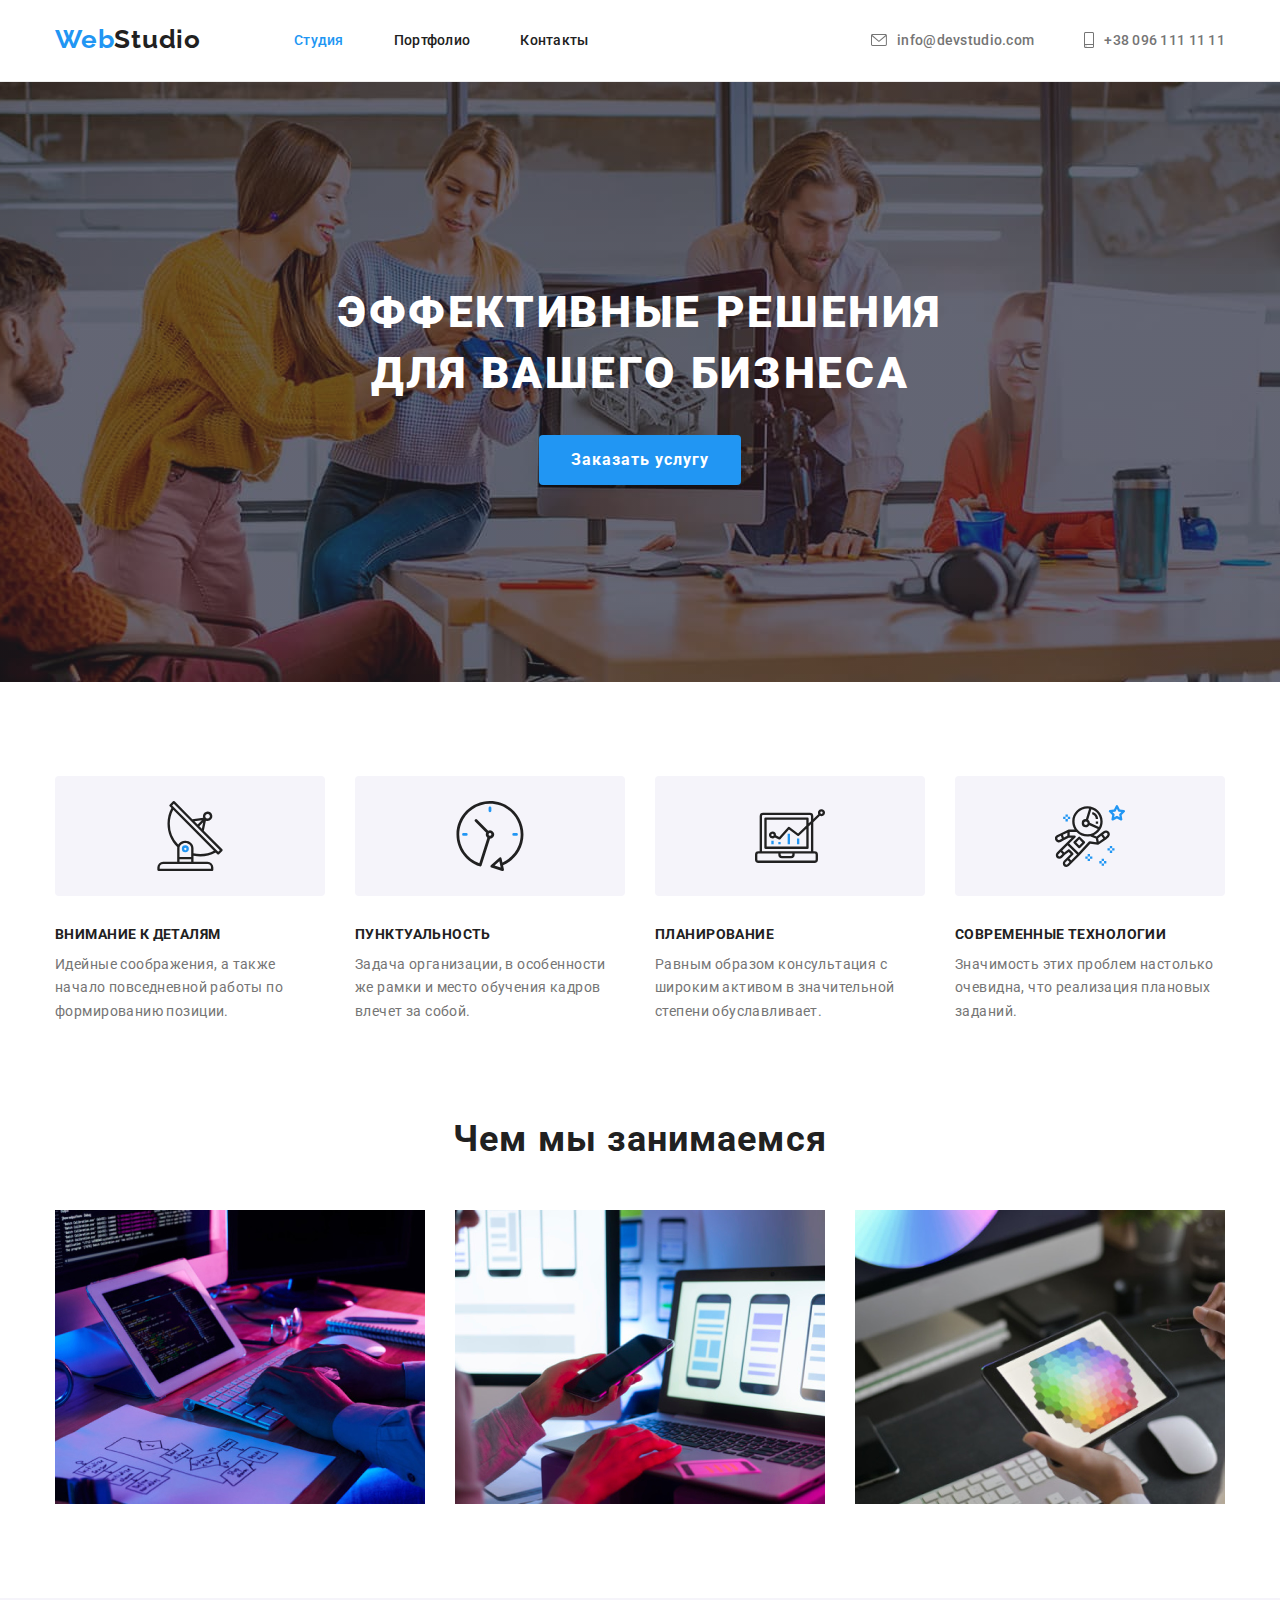
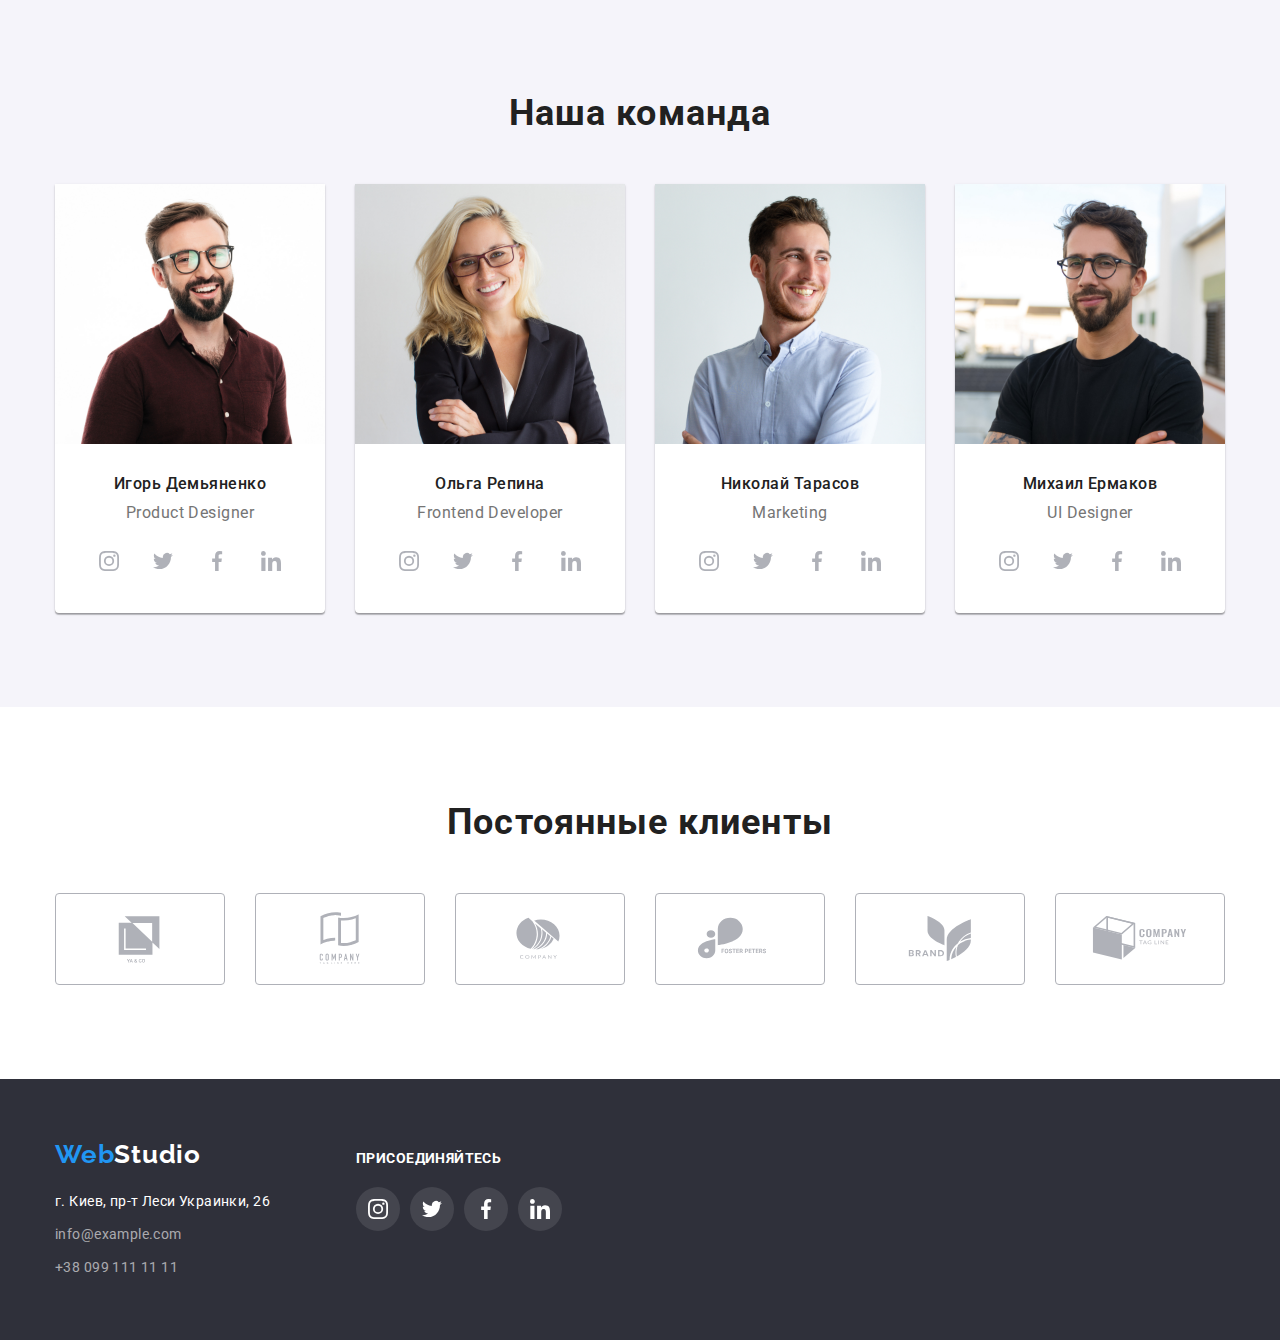
<file: index.html>
<!DOCTYPE html>
<html lang="ru">
  <head>
    <meta charset="UTF-8" />
    <meta http-equiv="X-UA-Compatible" content="IE=edge" />
    <meta name="viewport" content="width=device-width, initial-scale=1.0" />
    <title>Студия - Главная</title>
    <link rel="preconnect" href="https://fonts.googleapis.com" />
    <link rel="preconnect" href="https://fonts.gstatic.com" crossorigin />
    <link
      href="https://fonts.googleapis.com/css2?family=Raleway:wght@700&family=Roboto:wght@400;500;700;900&display=swap"
      rel="stylesheet"
    />
    <link
      rel="stylesheet"
      href="https://cdnjs.cloudflare.com/ajax/libs/modern-normalize/1.1.0/modern-normalize.min.css"
    />
    <link rel="stylesheet" href="./css/styles.css" />
  </head>

  <body>
    <!-- Шапка -->
    <header class="header">
      <div class="container header-main">
        <nav class="nav">
          <a class="logo" href="index.html"
            ><span class="logo-accent">Web</span>Studio</a
          >
          <ul class="nav-list list">
            <li class="nav-item">
              <a class="nav-link current" href="./index.html">Студия</a>
            </li>
            <li class="nav-item">
              <a class="nav-link" href="./portfolio.html">Портфолио</a>
            </li>
            <li class="nav-item">
              <a class="nav-link" href="#">Контакты</a>
            </li>
          </ul>
        </nav>
        <ul class="contacts-list list">
          <li class="contacts-item">
            <a class="contacts-mail" href="mailto:info@devstudio.com">
              <svg class="header-icon" width="16px" height="12px">
                <use href="./images/icons.svg#icon-envelope"></use>
              </svg>
              info@devstudio.com
            </a>
          </li>
          <li class="contacts-item">
            <a class="contacts-tel" href="tel:+380961111111">
              <svg class="header-icon" width="10px" height="16px">
                <use href="./images/icons.svg#icon-smartphone"></use>
              </svg>
              +38 096 111 11 11</a
            >
          </li>
        </ul>
      </div>
    </header>
    <!-- Основний контент -->
    <main class="main">
      <!-- Секция 1 - Герой -->
      <section class="hero section overlay">
        <div class="container">
          <h1 class="hero-title">Эффективные решения для вашего бизнеса</h1>
          <button class="hero-btn" type="button">Заказать услугу</button>
        </div>
      </section>

      <!-- Секция 2 - Преимущества -->
      <section class="benefits section">
        <div class="container">
          <h2 class="section-title visually-hidden">Наши преимущества</h2>
          <ul class="benefits-list list">
            <li class="benefits-item">
              <div class="benefits-div">
                <svg class="benefits-icon" width="70px" height="70px">
                  <use href="./images/icons.svg#icon-antenna"></use>
                </svg>
              </div>
              <h3 class="item-title">Внимание к деталям</h3>
              <p class="item-text">
                Идейные соображения, а также начало повседневной работы по
                формированию позиции.
              </p>
            </li>
            <li class="benefits-item">
              <div class="benefits-div">
                <svg class="benefits-icon" width="70px" height="70px">
                  <use href="./images/icons.svg#icon-clock"></use>
                </svg>
              </div>
              <h3 class="item-title">Пунктуальность</h3>
              <p class="item-text">
                Задача организации, в особенности же рамки и место обучения
                кадров влечет за собой.
              </p>
            </li>
            <li class="benefits-item">
              <div class="benefits-div">
                <svg class="benefits-icon" width="70px" height="70px">
                  <use href="./images/icons.svg#icon-diagram"></use>
                </svg>
              </div>
              <h3 class="item-title">Планирование</h3>
              <p class="item-text">
                Равным образом консультация с широким активом в значительной
                степени обуславливает.
              </p>
            </li>
            <li class="benefits-item">
              <div class="benefits-div">
                <svg class="benefits-icon" width="70px" height="70px">
                  <use href="./images/icons.svg#icon-astronaut"></use>
                </svg>
              </div>
              <h3 class="item-title">Современные технологии</h3>
              <p class="item-text">
                Значимость этих проблем настолько очевидна, что реализация
                плановых заданий.
              </p>
            </li>
          </ul>
        </div>
      </section>

      <!-- Секция 3 - Чем мы занимаемся -->
      <section class="about section">
        <div class="container">
          <h2 class="section-title">Чем мы занимаемся</h2>
          <ul class="about-list list">
            <li class="about-item">
              <img
                src="./images/coding.jpg"
                width="370"
                alt="Программирование"
              />
            </li>
            <li class="about-item">
              <img
                src="./images/phone.jpg"
                width="370"
                alt="Создание приложений для мобильных устройств"
              />
            </li>
            <li class="about-item">
              <img
                src="./images/design.jpg"
                width="370"
                alt="Разработка дизайна"
              />
            </li>
          </ul>
        </div>
      </section>

      <!-- Секция 4 - Наша команда -->
      <section class="team section">
        <div class="container">
          <h2 class="section-title">Наша команда</h2>
          <ul class="team-list list">
            <li class="team-item">
              <img
                src="./images/person1.jpg"
                width="270"
                alt="Игорь Демьяненко - Дизайнер"
              />
              <div class="team-desc">
                <h3 class="name">Игорь Демьяненко</h3>
                <p class="position">Product Designer</p>
                <ul class="team-socials">
                  <li class="social-li">
                    <a class="team-social-item" href="#"
                      ><svg class="team-icon" width="20px" height="20px">
                        <use
                          href="./images/icons.svg#icon-instagram"
                        ></use></svg
                    ></a>
                  </li>
                  <li class="social-li">
                    <a class="team-social-item" href="#"
                      ><svg class="team-icon" width="20px" height="20px">
                        <use href="./images/icons.svg#icon-twitter"></use></svg
                    ></a>
                  </li>
                  <li class="social-li">
                    <a class="team-social-item" href="#"
                      ><svg class="team-icon" width="20px" height="20px">
                        <use href="./images/icons.svg#icon-facebook"></use></svg
                    ></a>
                  </li>
                  <li class="social-li">
                    <a class="team-social-item" href="#"
                      ><svg class="team-icon" width="20px" height="20px">
                        <use href="./images/icons.svg#icon-linkedin"></use></svg
                    ></a>
                  </li>
                </ul>
              </div>
            </li>
            <li class="team-item">
              <img
                src="./images/person2.jpg"
                width="270"
                alt="Ольга Репина - Разработчик Фронтэнд"
              />
              <div class="team-desc">
                <h3 class="name">Ольга Репина</h3>
                <p class="position">Frontend Developer</p>
                <ul class="team-socials">
                  <li class="social-li">
                    <a class="team-social-item" href="#"
                      ><svg class="team-icon" width="20px" height="20px">
                        <use
                          href="./images/icons.svg#icon-instagram"
                        ></use></svg
                    ></a>
                  </li>
                  <li class="social-li">
                    <a class="team-social-item" href="#"
                      ><svg class="team-icon" width="20px" height="20px">
                        <use href="./images/icons.svg#icon-twitter"></use></svg
                    ></a>
                  </li>
                  <li class="social-li">
                    <a class="team-social-item" href="#"
                      ><svg class="team-icon" width="20px" height="20px">
                        <use href="./images/icons.svg#icon-facebook"></use></svg
                    ></a>
                  </li>
                  <li class="social-li">
                    <a class="team-social-item" href="#"
                      ><svg class="team-icon" width="20px" height="20px">
                        <use href="./images/icons.svg#icon-linkedin"></use></svg
                    ></a>
                  </li>
                </ul>
              </div>
            </li>
            <li class="team-item">
              <img
                src="./images/person3.jpg"
                width="270"
                alt="Николай Тарасов - Маркетинг"
              />
              <div class="team-desc">
                <h3 class="name">Николай Тарасов</h3>
                <p class="position">Marketing</p>
                <ul class="team-socials">
                  <li class="social-li">
                    <a class="team-social-item" href="#"
                      ><svg class="team-icon" width="20px" height="20px">
                        <use
                          href="./images/icons.svg#icon-instagram"
                        ></use></svg
                    ></a>
                  </li>
                  <li class="social-li">
                    <a class="team-social-item" href="#"
                      ><svg class="team-icon" width="20px" height="20px">
                        <use href="./images/icons.svg#icon-twitter"></use></svg
                    ></a>
                  </li>
                  <li class="social-li">
                    <a class="team-social-item" href="#"
                      ><svg class="team-icon" width="20px" height="20px">
                        <use href="./images/icons.svg#icon-facebook"></use></svg
                    ></a>
                  </li>
                  <li class="social-li">
                    <a class="team-social-item" href="#"
                      ><svg class="team-icon" width="20px" height="20px">
                        <use href="./images/icons.svg#icon-linkedin"></use></svg
                    ></a>
                  </li>
                </ul>
              </div>
            </li>
            <li class="team-item">
              <img
                src="./images/person4.jpg"
                width="270"
                alt="Михаил Ермаков - Дизайнер пользовательского интерфейса"
              />
              <div class="team-desc">
                <h3 class="name">Михаил Ермаков</h3>
                <p class="position">UI Designer</p>
                <ul class="team-socials">
                  <li class="social-li">
                    <a class="team-social-item" href="#"
                      ><svg class="team-icon" width="20px" height="20px">
                        <use
                          href="./images/icons.svg#icon-instagram"
                        ></use></svg
                    ></a>
                  </li>
                  <li class="social-li">
                    <a class="team-social-item" href="#"
                      ><svg class="team-icon" width="20px" height="20px">
                        <use href="./images/icons.svg#icon-twitter"></use></svg
                    ></a>
                  </li>
                  <li class="social-li">
                    <a class="team-social-item" href="#"
                      ><svg class="team-icon" width="20px" height="20px">
                        <use href="./images/icons.svg#icon-facebook"></use></svg
                    ></a>
                  </li>
                  <li class="social-li">
                    <a class="team-social-item" href="#"
                      ><svg class="team-icon" width="20px" height="20px">
                        <use href="./images/icons.svg#icon-linkedin"></use></svg
                    ></a>
                  </li>
                </ul>
              </div>
            </li>
          </ul>
        </div>
      </section>

      <!-- Clients -->
      <section class="clients section">
        <div class="container">
          <h2 class="section-title">Постоянные клиенты</h2>
          <ul class="clients-list list">
            <li class="clients-item">
              <a class="clients-link" href="#">
                <svg class="client-icon" width="106px" height="60px">
                  <use href="./images/icons.svg#icon-client1"></use></svg
              ></a>
            </li>
            <li class="clients-item">
              <a class="clients-link" href="#"
                ><svg class="client-icon" width="106px" height="60px">
                  <use href="./images/icons.svg#icon-client2"></use></svg
              ></a>
            </li>
            <li class="clients-item">
              <a class="clients-link" href="#"
                ><svg class="client-icon" width="106px" height="60px">
                  <use href="./images/icons.svg#icon-client3"></use></svg
              ></a>
            </li>
            <li class="clients-item">
              <a class="clients-link" href="#"
                ><svg class="client-icon" width="106px" height="60px">
                  <use href="./images/icons.svg#icon-client4"></use></svg
              ></a>
            </li>
            <li class="clients-item">
              <a class="clients-link" href="#"
                ><svg class="client-icon" width="106px" height="60px">
                  <use href="./images/icons.svg#icon-client5"></use></svg
              ></a>
            </li>
            <li class="clients-item">
              <a class="clients-link" href="#"
                ><svg class="client-icon" width="106px" height="60px">
                  <use href="./images/icons.svg#icon-client6"></use></svg
              ></a>
            </li>
          </ul>
        </div>
      </section>
    </main>
    <!-- Підвал -->
    <footer class="footer">
      <div class="container footer-content">
        <div class="footer-logo-address">
          <a class="logo" href="index.html"
            ><span class="logo-accent">Web</span>Studio</a
          >
          <address class="address">
            <ul class="address-list list">
              <li class="address-li">
                <a
                  class="address-map"
                  href="https://goo.gl/maps/xdUedfpS9vvNKyE69"
                  target="_blank"
                  rel="noopener nofollow noreferrer"
                  >г. Киев, пр-т Леси Украинки, 26</a
                >
              </li>
              <li class="address-li">
                <a class="address-mail" href="mailto:info@example.com"
                  >info@example.com</a
                >
              </li>
              <li class="address-li">
                <a class="address-tel" href="tel:+380991111111"
                  >+38 099 111 11 11</a
                >
              </li>
            </ul>
          </address>
        </div>
        <div class="footer-socials">
          <p class="footer-appeal">Присоединяйтесь</p>
          <ul class="footer-social-list list">
            <li class="footer-social-item">
              <a class="footer-social-link" href="#" aria-label="Instagram">
                <svg class="social-icon" width="20px" height="20px">
                  <use href="./images/icons.svg#icon-instagram"></use>
                </svg>
              </a>
            </li>
            <li class="footer-social-item">
              <a class="footer-social-link" href="#" aria-label="Twitter"
                ><svg class="social-icon" width="20px" height="20px">
                  <use href="./images/icons.svg#icon-twitter"></use></svg
              ></a>
            </li>
            <li class="footer-social-item">
              <a class="footer-social-link" href="#" aria-label="Facebook"
                ><svg class="social-icon" width="20px" height="20px">
                  <use href="./images/icons.svg#icon-facebook"></use></svg
              ></a>
            </li>
            <li class="footer-social-item">
              <a class="footer-social-link" href="#" aria-label="LinkedIn"
                ><svg class="social-icon" width="20px" height="20px">
                  <use href="./images/icons.svg#icon-linkedin"></use></svg
              ></a>
            </li>
          </ul>
        </div>
      </div>
    </footer>
  </body>
</html>
</file>
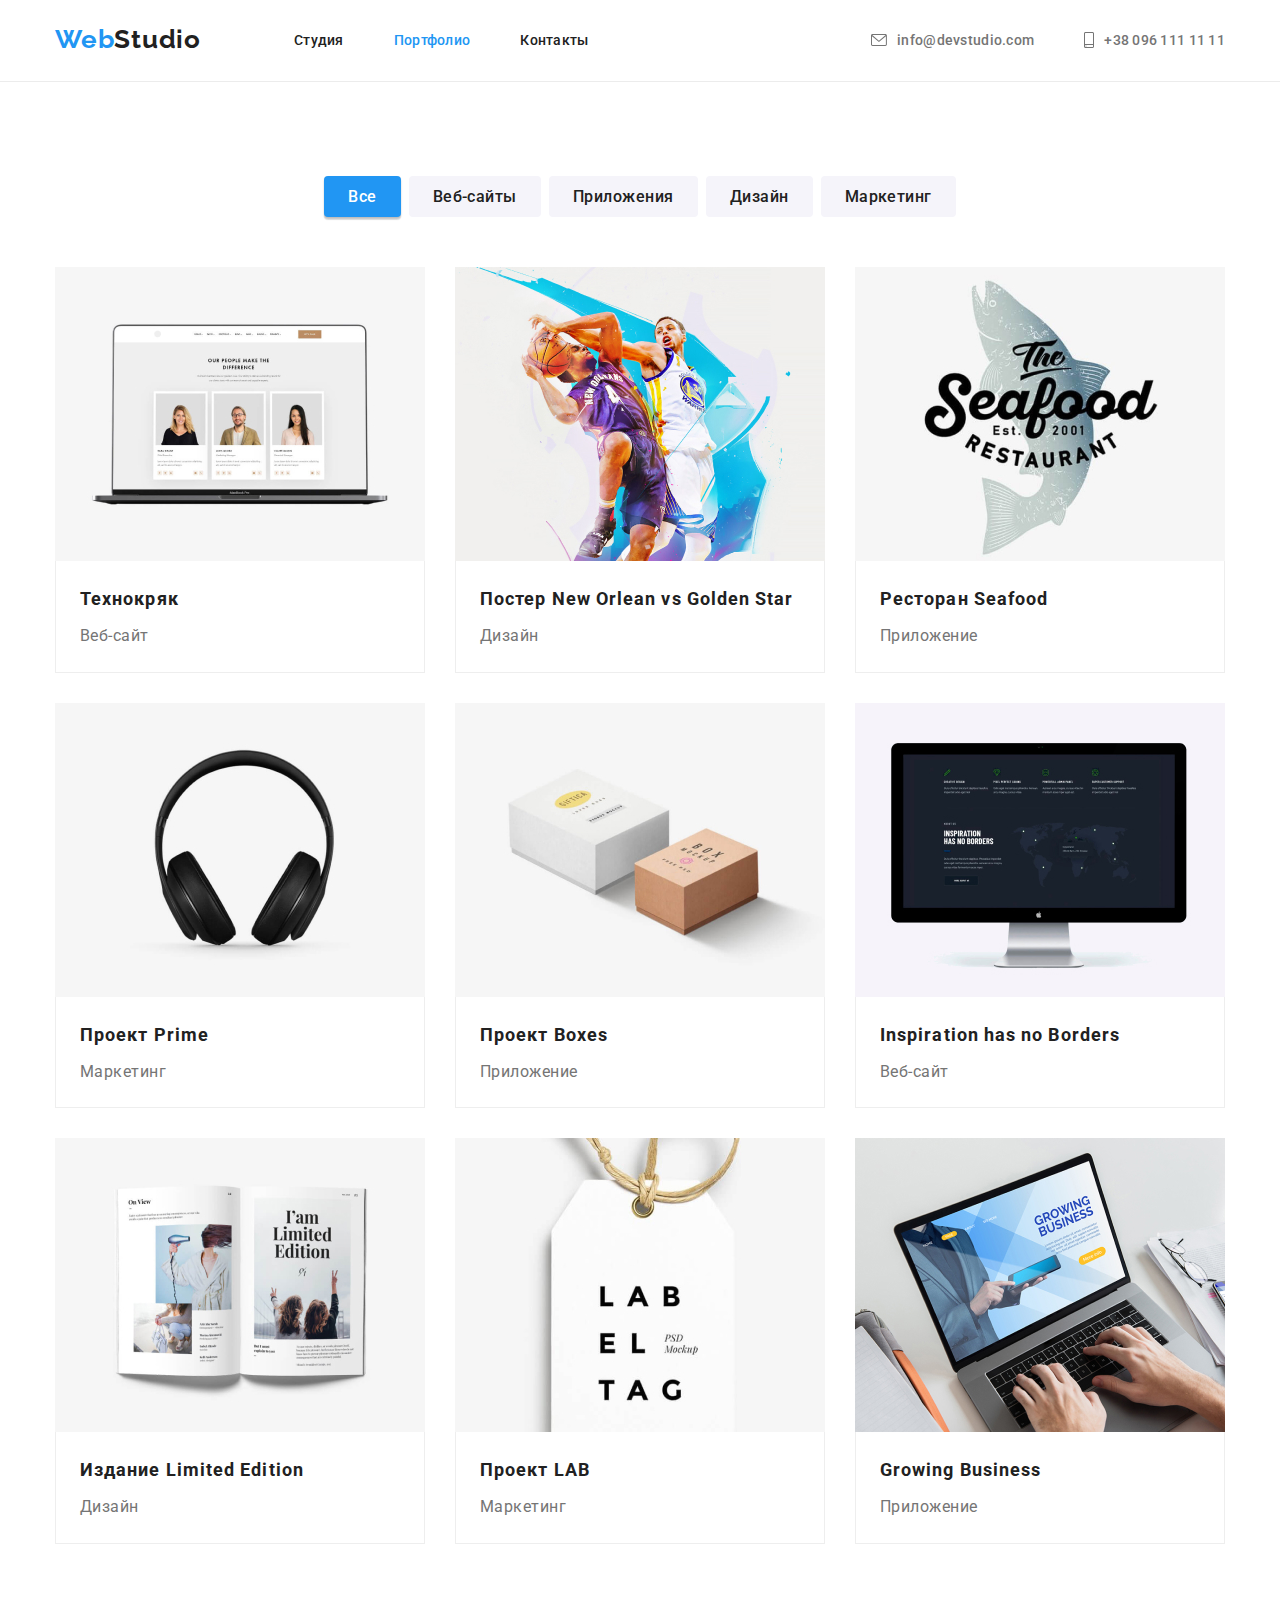
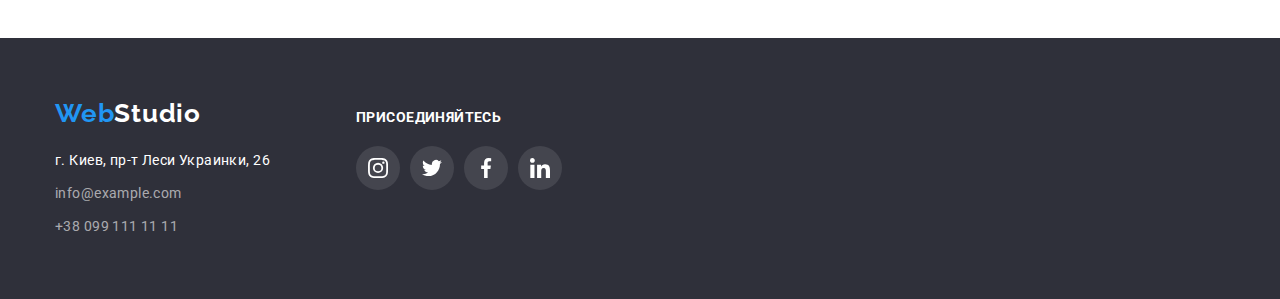
<file: portfolio.html>
<!DOCTYPE html>
<html lang="ru">
  <head>
    <meta charset="UTF-8" />
    <meta http-equiv="X-UA-Compatible" content="IE=edge" />
    <meta name="viewport" content="width=device-width, initial-scale=1.0" />
    <title>Портфолио</title>
    <link rel="preconnect" href="https://fonts.googleapis.com" />
    <link rel="preconnect" href="https://fonts.gstatic.com" crossorigin />
    <link
      href="https://fonts.googleapis.com/css2?family=Raleway:wght@700&family=Roboto:wght@400;500;700;900&display=swap"
      rel="stylesheet"
    />
    <link
      rel="stylesheet"
      href="https://cdnjs.cloudflare.com/ajax/libs/modern-normalize/1.1.0/modern-normalize.min.css"
    />
    <link rel="stylesheet" href="./css/styles.css" />
  </head>
  <body>
    <!-- Шапка -->
    <header class="header">
      <div class="container header-main">
        <nav class="nav">
          <a class="logo" href="index.html"
            ><span class="logo-accent">Web</span>Studio</a
          >
          <ul class="nav-list list">
            <li class="nav-item">
              <a class="nav-link" href="./index.html">Студия</a>
            </li>
            <li class="nav-item">
              <a class="nav-link current" href="./portfolio.html">Портфолио</a>
            </li>
            <li class="nav-item">
              <a class="nav-link" href="#">Контакты</a>
            </li>
          </ul>
        </nav>
        <ul class="contacts-list list">
          <li class="contacts-item">
            <a class="contacts-mail" href="mailto:info@devstudio.com">
              <svg class="header-icon" width="16px" height="12px">
                <use href="./images/icons.svg#icon-envelope"></use>
              </svg>
              info@devstudio.com
            </a>
          </li>
          <li class="contacts-item">
            <a class="contacts-tel" href="tel:+380961111111">
              <svg class="header-icon" width="10px" height="16px">
                <use href="./images/icons.svg#icon-smartphone"></use>
              </svg>
              +38 096 111 11 11</a
            >
          </li>
        </ul>
      </div>
    </header>
    <!-- Основний контент -->
    <main class="portfolio">
      <!-- Секція 1 - Портфоліо -->
      <section class="gallery section">
        <div class="container">
          <h1 class="section-title visually-hidden">Портфолио</h1>
          <!-- Кнопки фільтру -->
          <ul class="portfolio-filter list">
            <li class="item">
              <button type="button" class="portfolio-btn active-btn">
                Все
              </button>
            </li>
            <li class="item">
              <button type="button" class="portfolio-btn">Веб-сайты</button>
            </li>
            <li class="item">
              <button type="button" class="portfolio-btn">Приложения</button>
            </li>
            <li class="item">
              <button type="button" class="portfolio-btn">Дизайн</button>
            </li>
            <li class="item">
              <button type="button" class="portfolio-btn">Маркетинг</button>
            </li>
          </ul>
          <!-- Картки портфоліо -->
          <ul class="portfolio-list list">
            <li class="card">
              <a class="card-link" href="#">
                <img
                  src="./images/technocrack.jpg"
                  width="370"
                  height="294"
                  alt="Вебсайт Технокряк"
                />
                <div class="card-desc">
                  <h2 class="portfolio-title">Технокряк</h2>
                  <p class="portfolio-desc">Веб-сайт</p>
                </div></a
              >
            </li>
            <li class="card">
              <a class="card-link" href="#">
                <img
                  src="./images/poster.jpg"
                  width="370"
                  height="294"
                  alt="Дизайн Постера Нью Орлеан против Голден Стар"
                />
                <div class="card-desc">
                  <h2 class="portfolio-title">
                    Постер New Orlean vs Golden Star
                  </h2>
                  <p class="portfolio-desc">Дизайн</p>
                </div></a
              >
            </li>
            <li class="card">
              <a class="card-link" href="#">
                <img
                  src="./images/seafood.jpg"
                  width="370"
                  height="294"
                  alt="Приложение для ресторана морской еды Сифуд"
                />
                <div class="card-desc">
                  <h2 class="portfolio-title">Ресторан Seafood</h2>
                  <p class="portfolio-desc">Приложение</p>
                </div></a
              >
            </li>
            <li class="card">
              <a class="card-link" href="#">
                <img
                  src="./images/prime.jpg"
                  width="370"
                  height="294"
                  alt="Маркетинговый проект Прайм"
                />
                <div class="card-desc">
                  <h2 class="portfolio-title">Проект Prime</h2>
                  <p class="portfolio-desc">Маркетинг</p>
                </div></a
              >
            </li>
            <li class="card">
              <a class="card-link" href="#">
                <img
                  src="./images/boxes.jpg"
                  width="370"
                  height="294"
                  alt="Приложение Проект Боксес"
                />
                <div class="card-desc">
                  <h2 class="portfolio-title">Проект Boxes</h2>
                  <p class="portfolio-desc">Приложение</p>
                </div></a
              >
            </li>
            <li class="card">
              <a class="card-link" href="#">
                <img
                  src="./images/borders.jpg"
                  width="370"
                  height="294"
                  alt="Вебсайт Инспирейшн хез но бордерс Вдохновение без границ"
                />
                <div class="card-desc">
                  <h2 class="portfolio-title">Inspiration has no Borders</h2>
                  <p class="portfolio-desc">Веб-сайт</p>
                </div></a
              >
            </li>
            <li class="card">
              <a class="card-link" href="#">
                <img
                  src="./images/edition.jpg"
                  width="370"
                  height="294"
                  alt="Дизайн издания Лимитед Эдишн"
                />
                <div class="card-desc">
                  <h2 class="portfolio-title">Издание Limited Edition</h2>
                  <p class="portfolio-desc">Дизайн</p>
                </div></a
              >
            </li>
            <li class="card">
              <a class="card-link" href="#">
                <img
                  src="./images/lab.jpg"
                  width="370"
                  height="294"
                  alt="Маркетинговый проект Лаб"
                />
                <div class="card-desc">
                  <h2 class="portfolio-title">Проект LAB</h2>
                  <p class="portfolio-desc">Маркетинг</p>
                </div></a
              >
            </li>
            <li class="card">
              <a class="card-link" href="#"
                ><img
                  src="./images/business.jpg"
                  width="370"
                  height="294"
                  alt="Приложение Гроуин бизнес Растущий бизнес"
                />
                <div class="card-desc">
                  <h2 class="portfolio-title">Growing Business</h2>
                  <p class="portfolio-desc">Приложение</p>
                </div></a
              >
            </li>
          </ul>
        </div>
      </section>
    </main>
    <!-- Підвал -->
    <footer class="footer">
      <div class="container footer-content">
        <div class="footer-logo-address">
          <a class="logo" href="index.html"
            ><span class="logo-accent">Web</span>Studio</a
          >
          <address class="address">
            <ul class="address-list list">
              <li class="address-li">
                <a
                  class="address-map"
                  href="https://goo.gl/maps/xdUedfpS9vvNKyE69"
                  target="_blank"
                  rel="noopener nofollow noreferrer"
                  >г. Киев, пр-т Леси Украинки, 26</a
                >
              </li>
              <li class="address-li">
                <a class="address-mail" href="mailto:info@example.com"
                  >info@example.com</a
                >
              </li>
              <li class="address-li">
                <a class="address-tel" href="tel:+380991111111"
                  >+38 099 111 11 11</a
                >
              </li>
            </ul>
          </address>
        </div>
        <div class="footer-socials">
          <p class="footer-appeal">Присоединяйтесь</p>
          <ul class="footer-social-list list">
            <li class="footer-social-item">
              <a class="footer-social-link" href="#" aria-label="Instagram">
                <svg class="social-icon" width="20px" height="20px">
                  <use href="./images/icons.svg#icon-instagram"></use>
                </svg>
              </a>
            </li>
            <li class="footer-social-item">
              <a class="footer-social-link" href="#" aria-label="Twitter"
                ><svg class="social-icon" width="20px" height="20px">
                  <use href="./images/icons.svg#icon-twitter"></use></svg
              ></a>
            </li>
            <li class="footer-social-item">
              <a class="footer-social-link" href="#" aria-label="Facebook"
                ><svg class="social-icon" width="20px" height="20px">
                  <use href="./images/icons.svg#icon-facebook"></use></svg
              ></a>
            </li>
            <li class="footer-social-item">
              <a class="footer-social-link" href="#" aria-label="LinkedIn"
                ><svg class="social-icon" width="20px" height="20px">
                  <use href="./images/icons.svg#icon-linkedin"></use></svg
              ></a>
            </li>
          </ul>
        </div>
      </div>
    </footer>
  </body>
</html>
</file>
<file: css/styles.css>
/* Основний колір тексту #212121
Додатковий колір тексту
Основний фоновий колір #ffffff
Додатковий фоновий колір #f5f4fa
Акцент - текст #2196f3
Акцент - фон #2196f3
Колір контактів хедера #757575
Колір контактів футера rgba(255, 255, 255, 0.6)
Колір адреси у футері #ffffff */

:root {
  --primary-text-color: #212121;
  --secondary-text-color: #757575;
  --white-text-color: #ffffff;
  --accent-text-color: #ffffff;
  --primary-bg: #ffffff;
  --secondary-bg: #f5f4fa;
  --other-bg: #2f303a;
  --accent-bg: #2196f3;

  /* Інтерактивні елементи (посилання) */
  --links-accent-text-color: #2196f3;
}

/* Base */
html {
  box-sizing: border-box;
}

*,
*::before,
*::after {
  box-sizing: inherit;
}

body {
  margin: 0;
  font-size: 14px;
  font-weight: 400;
  color: var(--primary-text-color);
  background-color: #ffffff;
  font-family: "Roboto", sans-serif;
}

.container {
  width: 1200px;
  padding-left: 15px;
  padding-right: 15px;
  margin-left: auto;
  margin-right: auto;
}

h1,
h2,
h3,
h4,
h5,
h6,
p,
ul {
  margin-top: 0;
  margin-bottom: 0;
}

img {
  display: block;
}

.list {
  padding: 0;
  list-style: none;
}

.section {
  padding-top: 94px;
  padding-bottom: 94px;
}

.visually-hidden {
  position: absolute;
  width: 1px;
  height: 1px;
  margin: -1px;
  border: 0;
  padding: 0;

  white-space: nowrap;
  clip-path: inset(100%);
  clip: rect(0 0 0 0);
  overflow: hidden;
}

/* Header */
.header a {
  text-decoration: none;
}
.header {
  border-bottom: 1px solid #ececec;
}

.header-main {
  display: flex;
  align-items: center;
}

.nav {
  display: flex;
  align-items: center;
}

/* Logo */
.logo {
  font-family: Raleway, sans-serif;
  font-size: 26px;
  font-weight: 700;
  line-height: 1.2;
  letter-spacing: 0.03em;
  color: var(--primary-text-color);
}

.header .logo {
  padding-top: 24px;
  padding-bottom: 25px;
}

.logo-accent {
  color: var(--accent-bg);
}

/* Navigation list */

.nav-list {
  display: flex;
  margin-left: 93px;
}

.nav-link {
  font-weight: 500;
  line-height: 1.2;
  letter-spacing: 0.02em;
  color: var(--primary-text-color);
}

.nav-list .nav-item + .nav-item {
  margin-left: 50px;
}

.nav-link:visited {
  color: var(--primary-text-color);
}
.nav-link:hover,
.nav-link:focus {
  color: var(--links-accent-text-color);
}

.nav-link {
  display: block;
  padding-top: 32px;
  padding-bottom: 32px;
}

.nav-list .nav-link.current {
  color: var(--links-accent-text-color);
}

/* Contacts list */

.contacts-list {
  display: flex;
  margin-left: auto;
}

.contacts-list .contacts-item + .contacts-item {
  margin-left: 50px;
}

.contacts-mail,
.contacts-tel {
  display: flex;
  align-items: center;
  padding-top: 32px;
  padding-bottom: 32px;
}

.header-icon {
  fill: currentColor;
  margin-right: 10px;
}

.contacts-list a {
  font-weight: 500;
  line-height: 1.2;
  letter-spacing: 0.02em;
  color: var(--secondary-text-color);
}

.contacts-item a:hover,
.contacts-item a:focus {
  color: var(--links-accent-text-color);
}

/* Main */

/* Hero */

.overlay {
  background-color: #c4c4c4;
  max-width: 1600px;
  height: 600px;
  padding-top: 200px;
  padding-bottom: 200px;
  margin-left: auto;
  margin-right: auto;
  text-align: center;
  background-image: linear-gradient(
      to right,
      rgba(47, 48, 58, 0.4),
      rgba(47, 48, 58, 0.4)
    ),
    url(../images/hero-img.jpg);
  background-repeat: no-repeat;
  background-position: center;
  background-size: cover;
}

.hero-title {
  width: 696px;
  margin-top: 0;
  margin-bottom: 30px;
  margin-left: auto;
  margin-right: auto;
  font-weight: 900;
  font-size: 44px;
  line-height: 1.4;
  letter-spacing: 0.06em;
  color: var(--white-text-color);
  text-transform: uppercase;
}

.hero-btn {
  display: inline-block;
  padding: 10px 32px;
  min-width: 200px;
  font-family: inherit;
  color: var(--white-text-color);
  font-weight: 700;
  font-size: 16px;
  line-height: 1.88;
  text-align: center;
  letter-spacing: 0.06em;
  background-color: var(--accent-bg);
  box-shadow: 0px 4px 4px rgba(0, 0, 0, 0.15);
  border-radius: 4px;
  border-width: 0px;
  cursor: pointer;
}

.hero-btn:hover,
.hero-btn:focus {
  background-color: #188ce8;
}

.section-title {
  margin-top: 0;
  margin-bottom: 50px;
  font-weight: 700;
  font-size: 36px;
  line-height: 1.17;
  text-align: center;
  letter-spacing: 0.03em;
}

/* Benefits */

.benefits-list {
  display: flex;
}

.benefits-item {
  width: 270px;
}

.benefits-div {
  display: flex;
  width: 270px;
  height: 120px;
  justify-content: center;
  align-items: center;
  margin-bottom: 30px;
  background-color: #f5f4fa;
  border-radius: 4px;
}

.benefits-list .benefits-item + .benefits-item {
  margin-left: 30px;
}

.item-title {
  margin-bottom: 10px;
  font-weight: 700;
  font-size: 14px;
  line-height: 1.2;
  letter-spacing: 0.03em;
  text-transform: uppercase;
}

.item-text {
  line-height: 1.7;
  letter-spacing: 0.03em;
  color: var(--secondary-text-color);
}

/* About */

.about-list {
  display: flex;
}

.about.section {
  padding-top: 0;
}

.about-list .about-item + .about-item {
  margin-left: 30px;
}

/* Team */

.team {
  background-color: var(--secondary-bg);
}

.team-list {
  display: flex;
}

.team-list .team-item + .team-item {
  margin-left: 30px;
}

.team-item {
  background: #ffffff;
  box-shadow: 0px 1px 3px rgba(0, 0, 0, 0.12), 0px 1px 1px rgba(0, 0, 0, 0.14),
    0px 2px 1px rgba(0, 0, 0, 0.2);
  border-radius: 0px 0px 4px 4px;
}

.name {
  margin-bottom: 10px;
  font-weight: 500;
  font-size: 16px;
  line-height: 1.2;
  text-align: center;
  letter-spacing: 0.03em;
}
.position {
  margin-top: 0;
  margin-bottom: 16px;
  font-size: 16px;
  line-height: 1.2;
  text-align: center;
  letter-spacing: 0.03em;
  color: var(--secondary-text-color);
}
.team-desc {
  padding-top: 30px;
  padding-bottom: 30px;
}

.team-socials {
  display: flex;
  /* height: 44px; */
  padding: 0;
  list-style: none;
  justify-content: center;
  align-items: center;
}

.social-li {
  display: flex;
  justify-content: center;
  align-items: center;
}

.social-li + .social-li {
  margin-left: 10px;
}

.team-social-item {
  display: flex;
  width: 44px;
  height: 44px;
  justify-content: center;
  align-items: center;
  border-radius: 50%;
  fill: #afb1b8;
}

.team-social-item:hover,
.team-social-item:focus {
  fill: var(--accent-text-color);
  background-color: var(--accent-bg);
}

/* Clients */

.clients-list {
  display: flex;
}

.clients-item + .clients-item {
  margin-left: 30px;
}

.clients-link {
  display: flex;
  width: 170px;
  height: 92px;
  justify-content: center;
  align-items: center;
  fill: #afb1b8;
  border: 1px solid #afb1b8;
  border-radius: 4px;
}

.clients-link:hover,
.clients-link:focus {
  fill: var(--links-accent-text-color);
  border: 1px solid var(--links-accent-text-color);
}

/* Footer */

.footer-content {
  display: flex;
  align-items: baseline;
}

.footer-socials {
  margin-left: 70px;
}

.footer a {
  text-decoration: none;
  font-style: normal;
}

.footer {
  padding: 60px 0;
  background-color: var(--other-bg);
}

.footer .logo {
  display: block;
  margin-bottom: 20px;
  color: var(--white-text-color);
}

/* Address */

.address-list a {
  line-height: 1.71;
  letter-spacing: 0.03em;
}

.address-li {
  width: 231px;
}

.address-list > .address-li:not(:last-child) {
  margin-bottom: 9px;
}

.address-list a:hover,
.address-list a:focus {
  color: var(--links-accent-text-color);
}

.address .address-map {
  color: var(--white-text-color);
}
.address-mail,
.address-tel {
  color: rgba(255, 255, 255, 0.6);
}

.footer-appeal {
  margin-bottom: 20px;
  font-weight: 700;
  line-height: 1.14;
  letter-spacing: 0.03em;
  text-transform: uppercase;
  color: var(--white-text-color);
}

.footer-social-item + .footer-social-item {
  margin-left: 10px;
}

.footer-social-list {
  display: flex;
  justify-content: center;
  align-items: center;
}

.footer-social-link {
  display: flex;
  justify-content: center;
  align-items: center;
  width: 44px;
  height: 44px;
  border-radius: 50%;
  background-color: rgba(255, 255, 255, 0.1);
  fill: var(--white-text-color);
}

.footer-social-link:hover,
.footer-social-link:focus {
  background-color: var(--accent-bg);
}

/* Portfolio */

.portfolio-filter {
  display: flex;
  justify-content: center;
  margin-bottom: 50px;
}
.portfolio-filter > .item:not(:last-child) {
  margin-right: 8px;
}

.portfolio-btn {
  padding: 6px 22px;
  font-family: inherit;
  font-weight: 500;
  font-size: 16px;
  line-height: 1.6;
  text-align: center;
  letter-spacing: 0.03em;
  background: var(--secondary-bg);
  color: var(--primary-text-color);
  cursor: pointer;
  border-radius: 4px;
  border-color: transparent;
}

.portfolio-btn:hover,
.portfolio-btn:focus {
  background: var(--accent-bg);
  color: var(--accent-text-color);
  box-shadow: 0px 3px 1px rgba(0, 0, 0, 0.1), 0px 1px 2px rgba(0, 0, 0, 0.08),
    0px 2px 2px rgba(0, 0, 0, 0.12);
}

.active-btn {
  background: var(--accent-bg);
  color: var(--accent-text-color);
  box-shadow: 0px 3px 1px rgba(0, 0, 0, 0.1), 0px 1px 2px rgba(0, 0, 0, 0.08),
    0px 2px 2px rgba(0, 0, 0, 0.12);
}

.portfolio-list a {
  text-decoration: none;
}

.portfolio-list {
  display: flex;
  flex-wrap: wrap;
}

.card {
  width: calc((100% - 60px) / 3);
  margin-right: 30px;
  margin-bottom: 30px;
}

.card:nth-child(3n) {
  margin-right: 0;
}

.card:nth-last-child(-1n + 3) {
  margin-bottom: 0;
}

.card-link:hover,
.card-link:focus {
  filter: drop-shadow(0px 4px 4px rgba(0, 0, 0, 0.25));
}

.portfolio-title {
  margin-bottom: 4px;
  font-weight: 700;
  font-size: 18px;
  line-height: 2;
  letter-spacing: 0.06em;
  color: var(--primary-text-color);
}

.portfolio-desc {
  margin: 0;
  font-size: 16px;
  line-height: 1.9;
  letter-spacing: 0.03em;
  color: var(--secondary-text-color);
}

.card img {
  display: block;
}

.card-desc {
  padding: 20px 24px;
  background: #ffffff;
  border: 1px solid #eeeeee;
  border-top-width: 0px;
}
</file>
